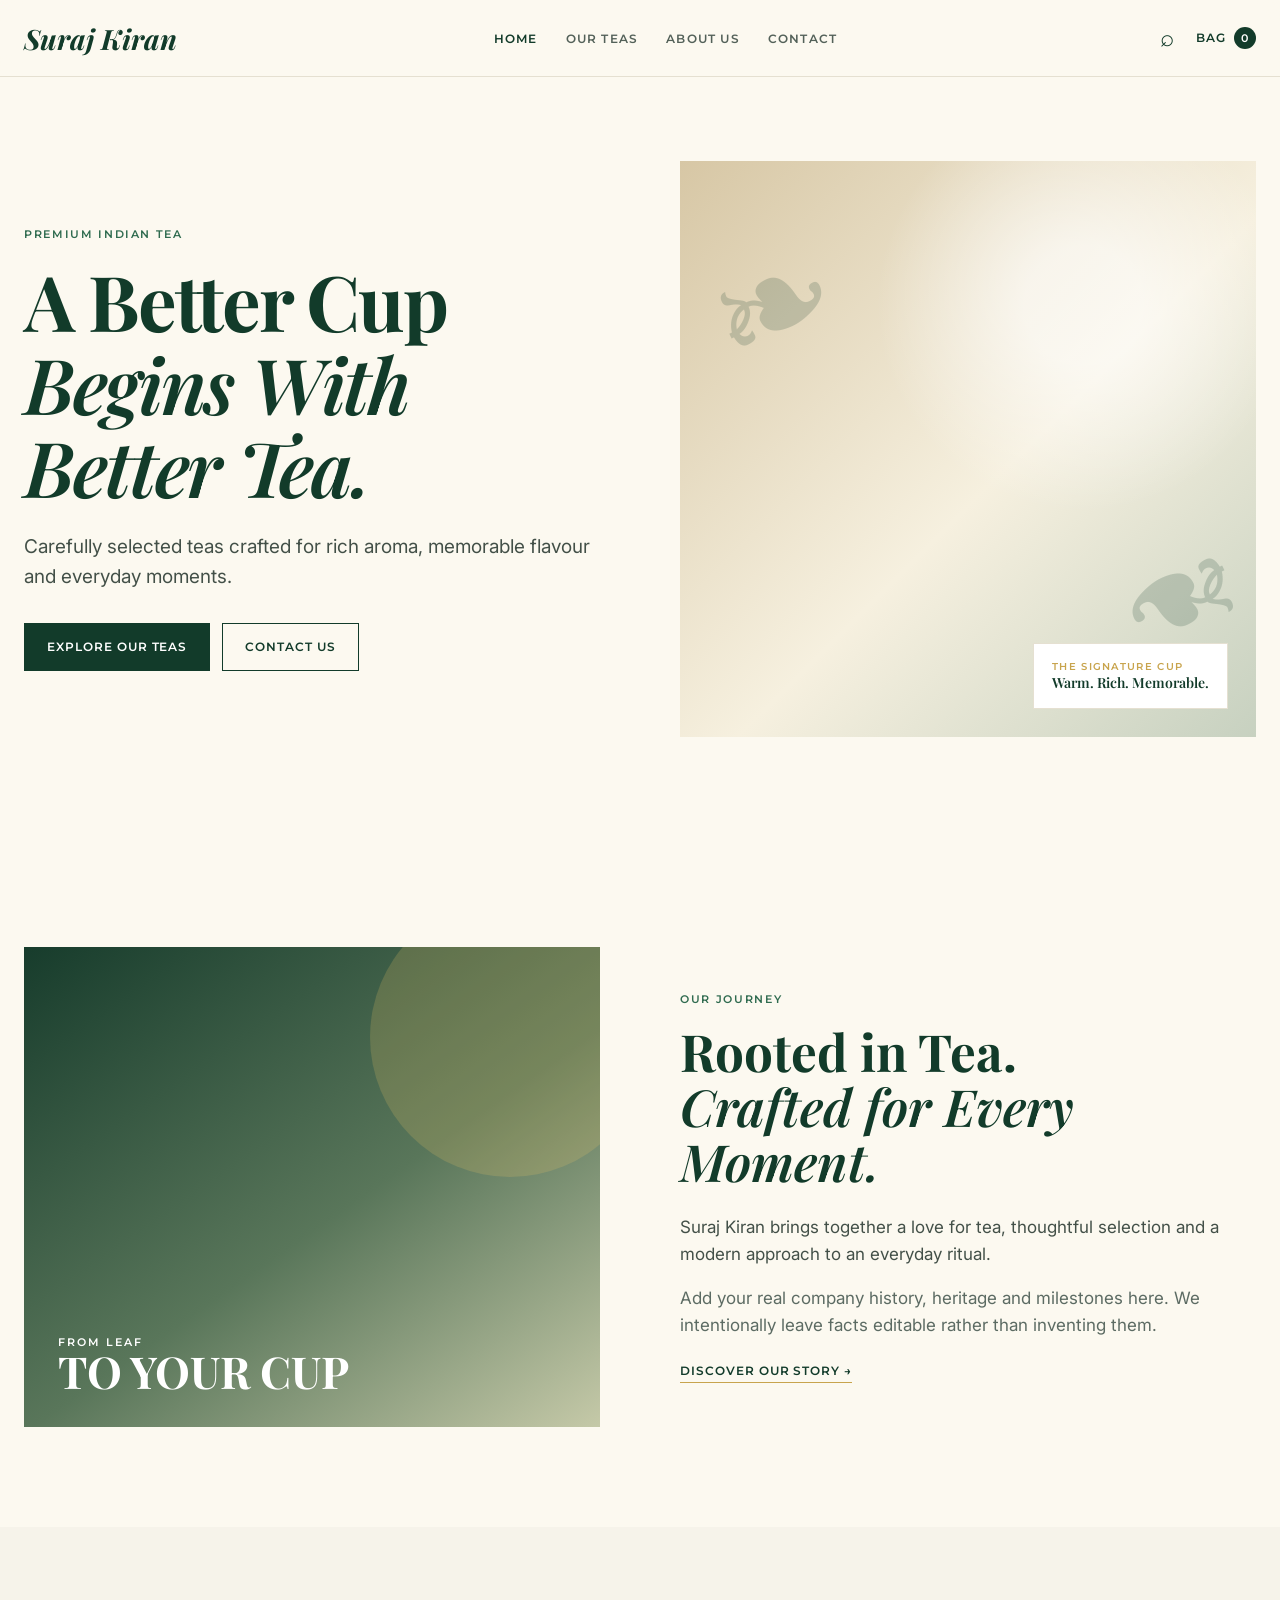
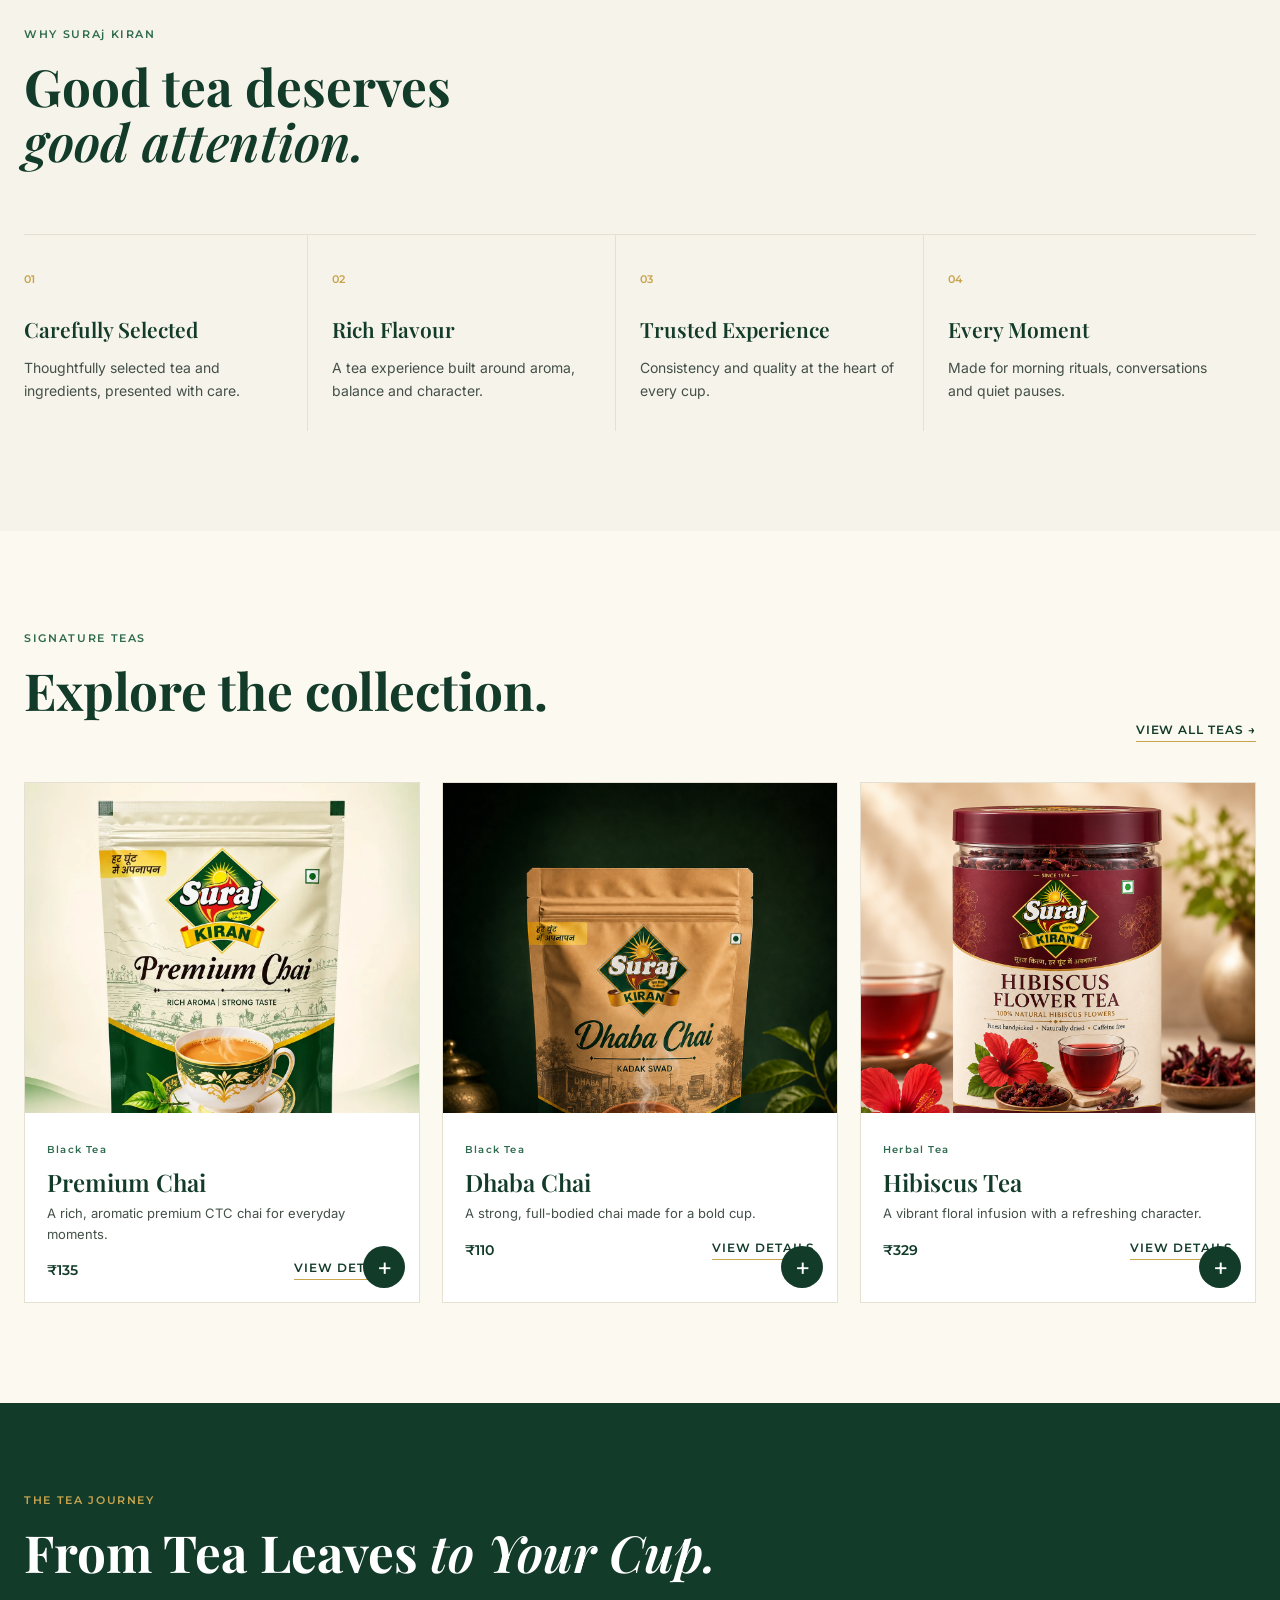
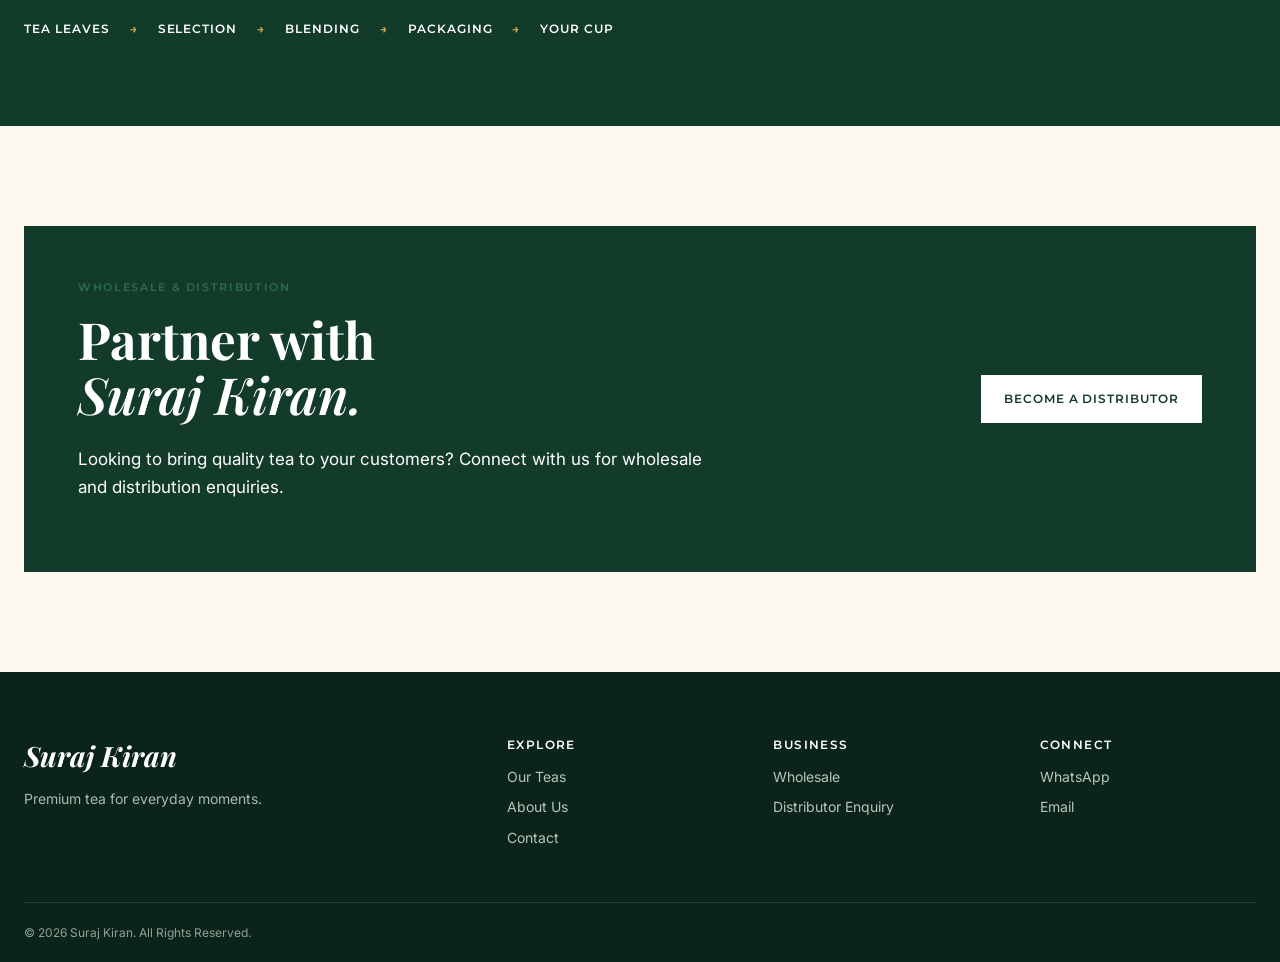
<file: index.html>
<!doctype html>
<html lang="en">
<head>
  <meta charset="utf-8">
  <meta name="viewport" content="width=device-width,initial-scale=1">
  <meta name="description" content="Suraj Kiran — premium Indian tea crafted for rich aroma and memorable flavour.">
  <title>Suraj Kiran | Premium Indian Tea</title>
  <link rel="preconnect" href="https://fonts.googleapis.com">
  <link rel="preconnect" href="https://fonts.gstatic.com" crossorigin>
  <link href="https://fonts.googleapis.com/css2?family=Inter:wght@400;500;600&family=Montserrat:wght@500;600;700&family=Playfair+Display:ital,wght@0,600;0,700;1,700&display=swap" rel="stylesheet">
  <link rel="stylesheet" href="styles.css">
</head>
<body data-page="home">
<header class="site-header">
  <div class="container nav">
    <button class="icon-btn mobile-only" id="menuBtn" aria-label="Open menu">☰</button>
    <a class="brand" href="index.html">Suraj Kiran</a>
    <nav id="mainNav">
      <a class="active" href="index.html">Home</a>
      <a href="products.html">Our Teas</a>
      <a href="about.html">About Us</a>
      <a href="contact.html">Contact</a>
    </nav>
    <div class="nav-actions">
      <button class="icon-btn" id="searchBtn" aria-label="Search">⌕</button>
      <a class="cart-link" href="cart.html" aria-label="Shopping bag">Bag <span id="cartCount">0</span></a>
    </div>
  </div>
</header>

<main>
<section class="hero">
  <div class="container hero-grid">
    <div class="hero-copy">
      <span class="eyebrow">PREMIUM INDIAN TEA</span>
      <h1>A Better Cup<br><em>Begins With Better Tea.</em></h1>
      <p>Carefully selected teas crafted for rich aroma, memorable flavour and everyday moments.</p>
      <div class="actions"><a class="btn btn-primary" href="products.html">Explore Our Teas</a><a class="btn btn-ghost" href="contact.html">Contact Us</a></div>
    </div>
    <div class="hero-art">
      <div class="leaf leaf-a">❧</div><div class="leaf leaf-b">❧</div>
      <img class="hero-cup-image" src="cup with green background.jpg" alt="Suraj Kiran tea cup">
      <div class="hero-card"><span>THE SIGNATURE CUP</span><strong>Warm. Rich. Memorable.</strong></div>
    </div>
  </div>
</section>

<section class="section story">
  <div class="container split">
    <div class="art-panel plantation"><span>FROM LEAF</span><strong>TO YOUR CUP</strong></div>
    <div>
      <span class="eyebrow">OUR JOURNEY</span>
      <h2>Rooted in Tea.<br><em>Crafted for Every Moment.</em></h2>
      <p>Suraj Kiran brings together a love for tea, thoughtful selection and a modern approach to an everyday ritual.</p>
      <p class="muted">Add your real company history, heritage and milestones here. We intentionally leave facts editable rather than inventing them.</p>
      <a class="text-link" href="about.html">Discover our story →</a>
    </div>
  </div>
</section>

<section class="section cream">
  <div class="container">
    <div class="section-head"><div><span class="eyebrow">WHY SURAj KIRAN</span><h2>Good tea deserves<br><em>good attention.</em></h2></div></div>
    <div class="feature-grid">
      <article><span class="feature-no">01</span><h3>Carefully Selected</h3><p>Thoughtfully selected tea and ingredients, presented with care.</p></article>
      <article><span class="feature-no">02</span><h3>Rich Flavour</h3><p>A tea experience built around aroma, balance and character.</p></article>
      <article><span class="feature-no">03</span><h3>Trusted Experience</h3><p>Consistency and quality at the heart of every cup.</p></article>
      <article><span class="feature-no">04</span><h3>Every Moment</h3><p>Made for morning rituals, conversations and quiet pauses.</p></article>
    </div>
  </div>
</section>

<section class="section">
  <div class="container">
    <div class="section-head"><div><span class="eyebrow">SIGNATURE TEAS</span><h2>Explore the collection.</h2></div><a class="text-link" href="products.html">View all teas →</a></div>
    <div class="product-grid" id="featuredProducts"></div>
  </div>
</section>

<section class="journey">
  <div class="container">
    <span class="eyebrow gold">THE TEA JOURNEY</span>
    <h2>From Tea Leaves <em>to Your Cup.</em></h2>
    <div class="steps"><span>Tea Leaves</span><b>→</b><span>Selection</span><b>→</b><span>Blending</span><b>→</b><span>Packaging</span><b>→</b><span>Your Cup</span></div>
  </div>
</section>

<section class="section">
  <div class="container distributor">
    <div><span class="eyebrow">WHOLESALE & DISTRIBUTION</span><h2>Partner with<br><em>Suraj Kiran.</em></h2><p>Looking to bring quality tea to your customers? Connect with us for wholesale and distribution enquiries.</p></div>
    <a class="btn btn-light" href="contact.html">Become a Distributor</a>
  </div>
</section>
</main>

<footer class="footer"><div class="container footer-grid"><div><a class="brand brand-light" href="index.html">Suraj Kiran</a><p>Premium tea for everyday moments.</p></div><div><h4>Explore</h4><a href="products.html">Our Teas</a><a href="about.html">About Us</a><a href="contact.html">Contact</a></div><div><h4>Business</h4><a href="contact.html">Wholesale</a><a href="contact.html">Distributor Enquiry</a></div><div><h4>Connect</h4><a href="contact.html">WhatsApp</a><a href="contact.html">Email</a></div></div><div class="container footer-bottom">© 2026 Suraj Kiran. All Rights Reserved.</div></footer>
<script src="app.js"></script>
</body>
</html>
</file>
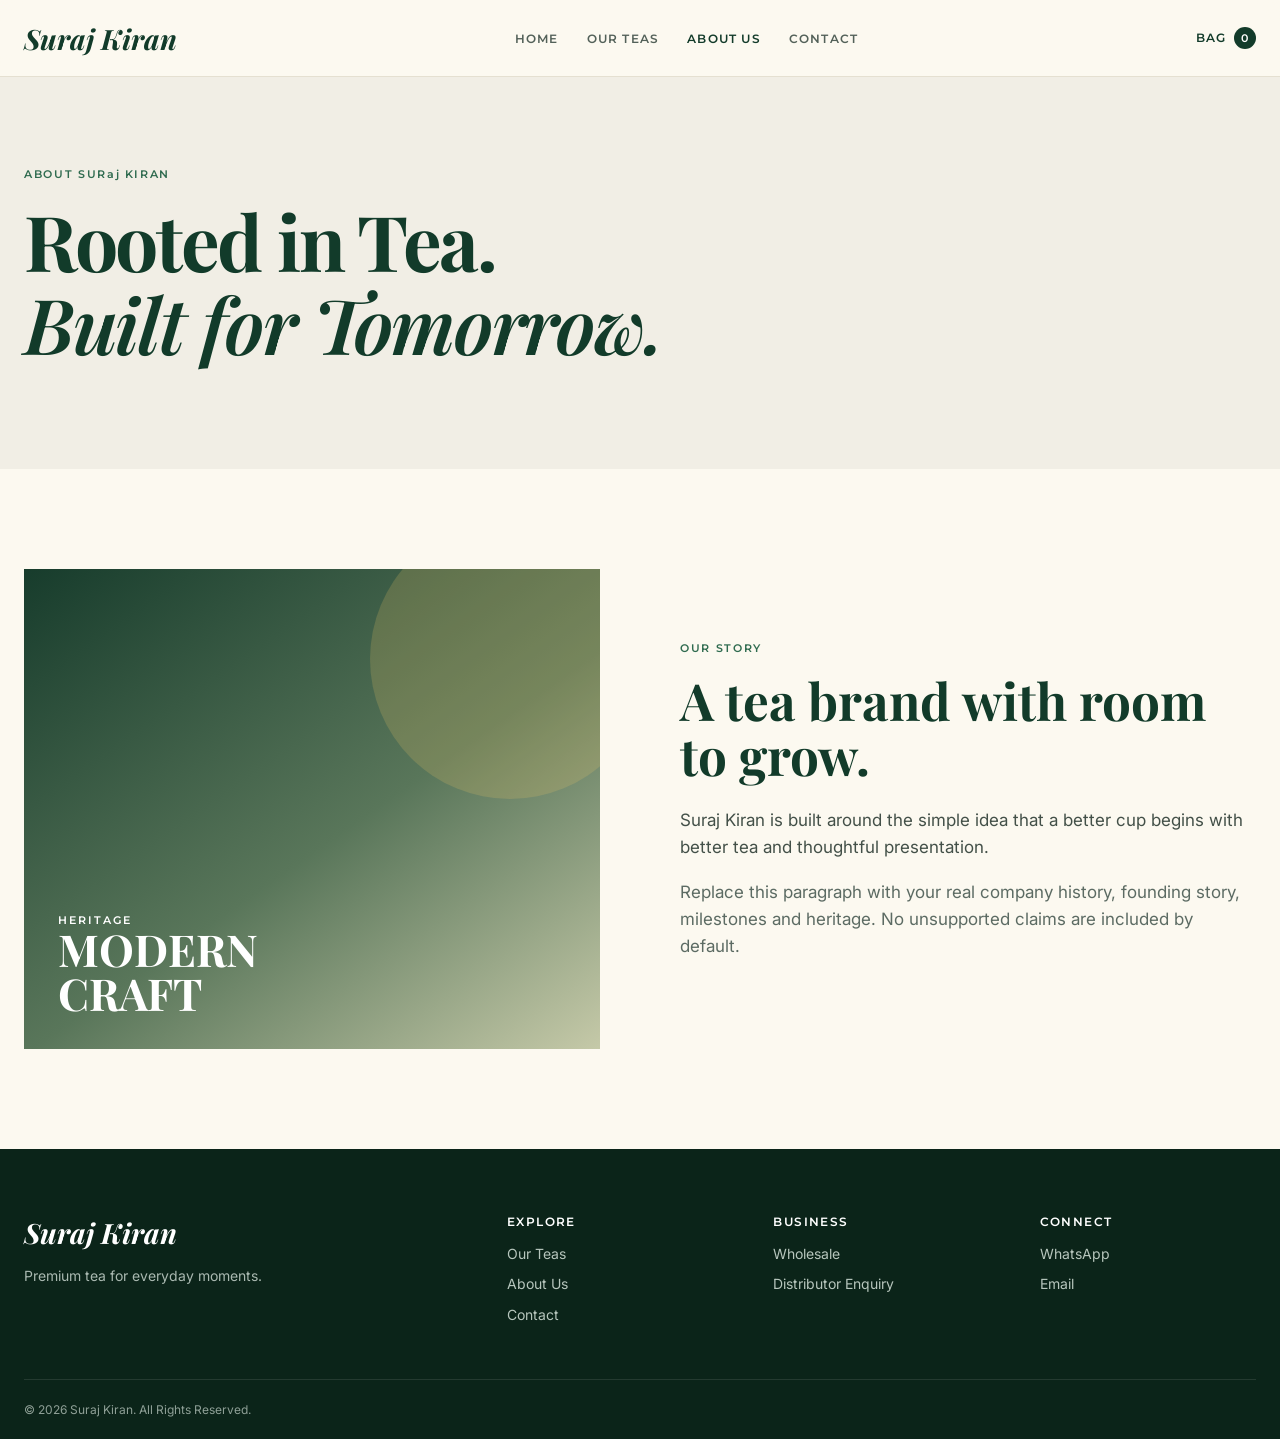
<file: about.html>
<!doctype html><html lang="en"><head><meta charset="utf-8"><meta name="viewport" content="width=device-width,initial-scale=1"><title>About Us | Suraj Kiran</title><link rel="preconnect" href="https://fonts.googleapis.com"><link rel="preconnect" href="https://fonts.gstatic.com" crossorigin><link href="https://fonts.googleapis.com/css2?family=Inter:wght@400;500;600&family=Montserrat:wght@500;600;700&family=Playfair+Display:ital,wght@0,600;0,700;1,700&display=swap" rel="stylesheet"><link rel="stylesheet" href="styles.css"></head><body><header class="site-header"><div class="container nav"><a class="brand" href="index.html">Suraj Kiran</a><nav><a href="index.html">Home</a><a href="products.html">Our Teas</a><a class="active" href="about.html">About Us</a><a href="contact.html">Contact</a></nav><a class="cart-link" href="cart.html">Bag <span id="cartCount">0</span></a></div></header><main><section class="page-hero"><div class="container"><span class="eyebrow">ABOUT SURaj KIRAN</span><h1>Rooted in Tea.<br><em>Built for Tomorrow.</em></h1></div></section><section class="section"><div class="container split"><div class="art-panel plantation"><span>HERITAGE</span><strong>MODERN<br>CRAFT</strong></div><div><span class="eyebrow">OUR STORY</span><h2>A tea brand with room to grow.</h2><p>Suraj Kiran is built around the simple idea that a better cup begins with better tea and thoughtful presentation.</p><p class="muted">Replace this paragraph with your real company history, founding story, milestones and heritage. No unsupported claims are included by default.</p></div></div></section></main><footer class="footer"><div class="container footer-grid"><div><a class="brand brand-light" href="index.html">Suraj Kiran</a><p>Premium tea for everyday moments.</p></div><div><h4>Explore</h4><a href="products.html">Our Teas</a><a href="about.html">About Us</a><a href="contact.html">Contact</a></div><div><h4>Business</h4><a href="contact.html">Wholesale</a><a href="contact.html">Distributor Enquiry</a></div><div><h4>Connect</h4><a href="contact.html">WhatsApp</a><a href="contact.html">Email</a></div></div><div class="container footer-bottom">© 2026 Suraj Kiran. All Rights Reserved.</div></footer><script src="app.js"></script></body></html>
</file>
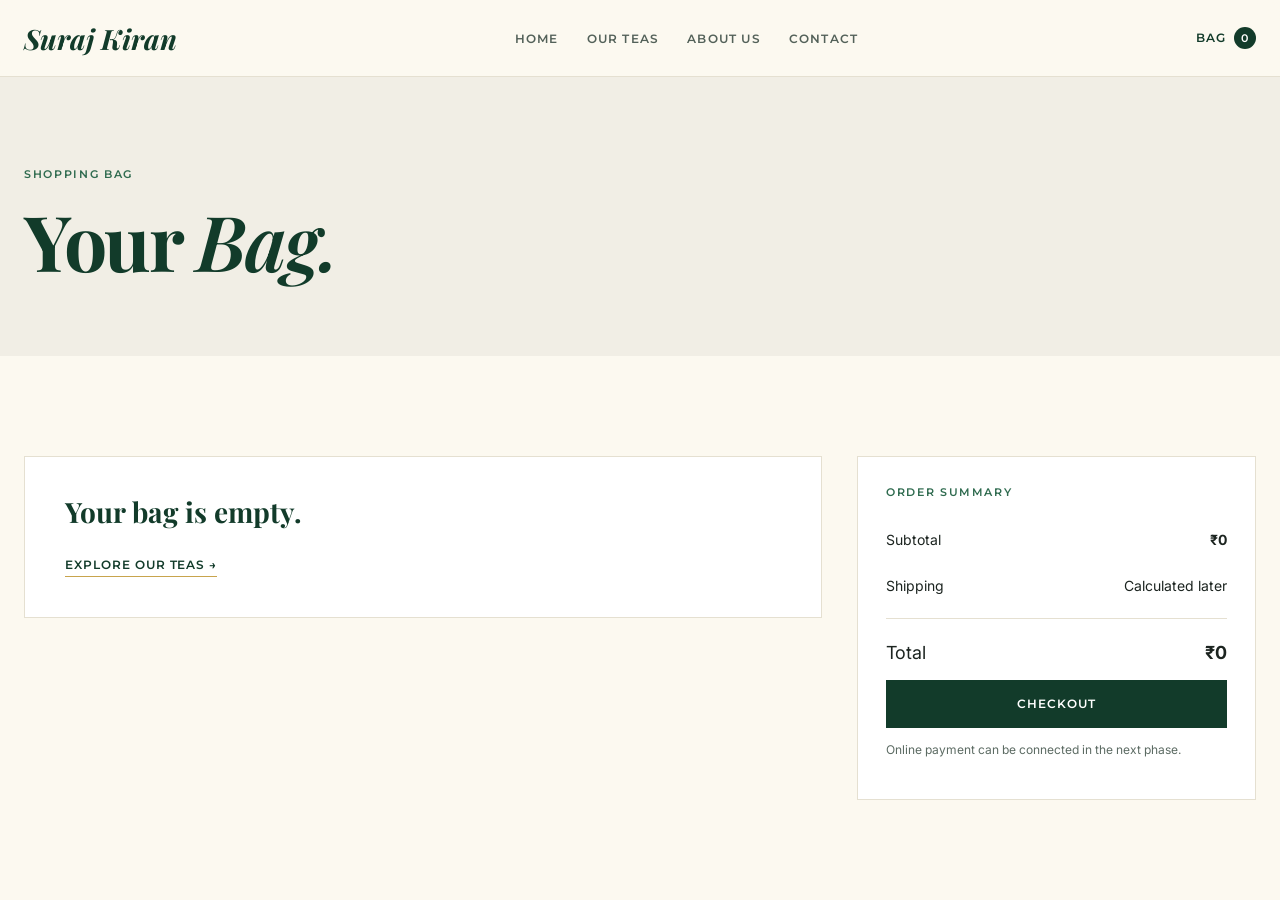
<file: cart.html>
<!doctype html>
<html lang="en"><head><meta charset="utf-8"><meta name="viewport" content="width=device-width,initial-scale=1"><title>Shopping Bag | Suraj Kiran</title><link rel="preconnect" href="https://fonts.googleapis.com"><link rel="preconnect" href="https://fonts.gstatic.com" crossorigin><link href="https://fonts.googleapis.com/css2?family=Inter:wght@400;500;600&family=Montserrat:wght@500;600;700&family=Playfair+Display:ital,wght@0,600;0,700;1,700&display=swap" rel="stylesheet"><link rel="stylesheet" href="styles.css"></head>
<body data-page="cart"><header class="site-header"><div class="container nav"><a class="brand" href="index.html">Suraj Kiran</a><nav><a href="index.html">Home</a><a href="products.html">Our Teas</a><a href="about.html">About Us</a><a href="contact.html">Contact</a></nav><a class="cart-link" href="cart.html">Bag <span id="cartCount">0</span></a></div></header><main><section class="page-hero compact"><div class="container"><span class="eyebrow">SHOPPING BAG</span><h1>Your <em>Bag.</em></h1></div></section><section class="section"><div class="container cart-layout"><div id="cartItems"></div><aside class="summary"><span class="eyebrow">ORDER SUMMARY</span><div class="sum-row"><span>Subtotal</span><strong id="subtotal">₹0</strong></div><div class="sum-row"><span>Shipping</span><span>Calculated later</span></div><hr><div class="sum-row total"><span>Total</span><strong id="total">₹0</strong></div><button class="btn btn-primary full" id="checkoutBtn">Checkout</button><p class="muted small">Online payment can be connected in the next phase.</p></aside></div></section></main><script src="app.js"></script></body></html>
</file>
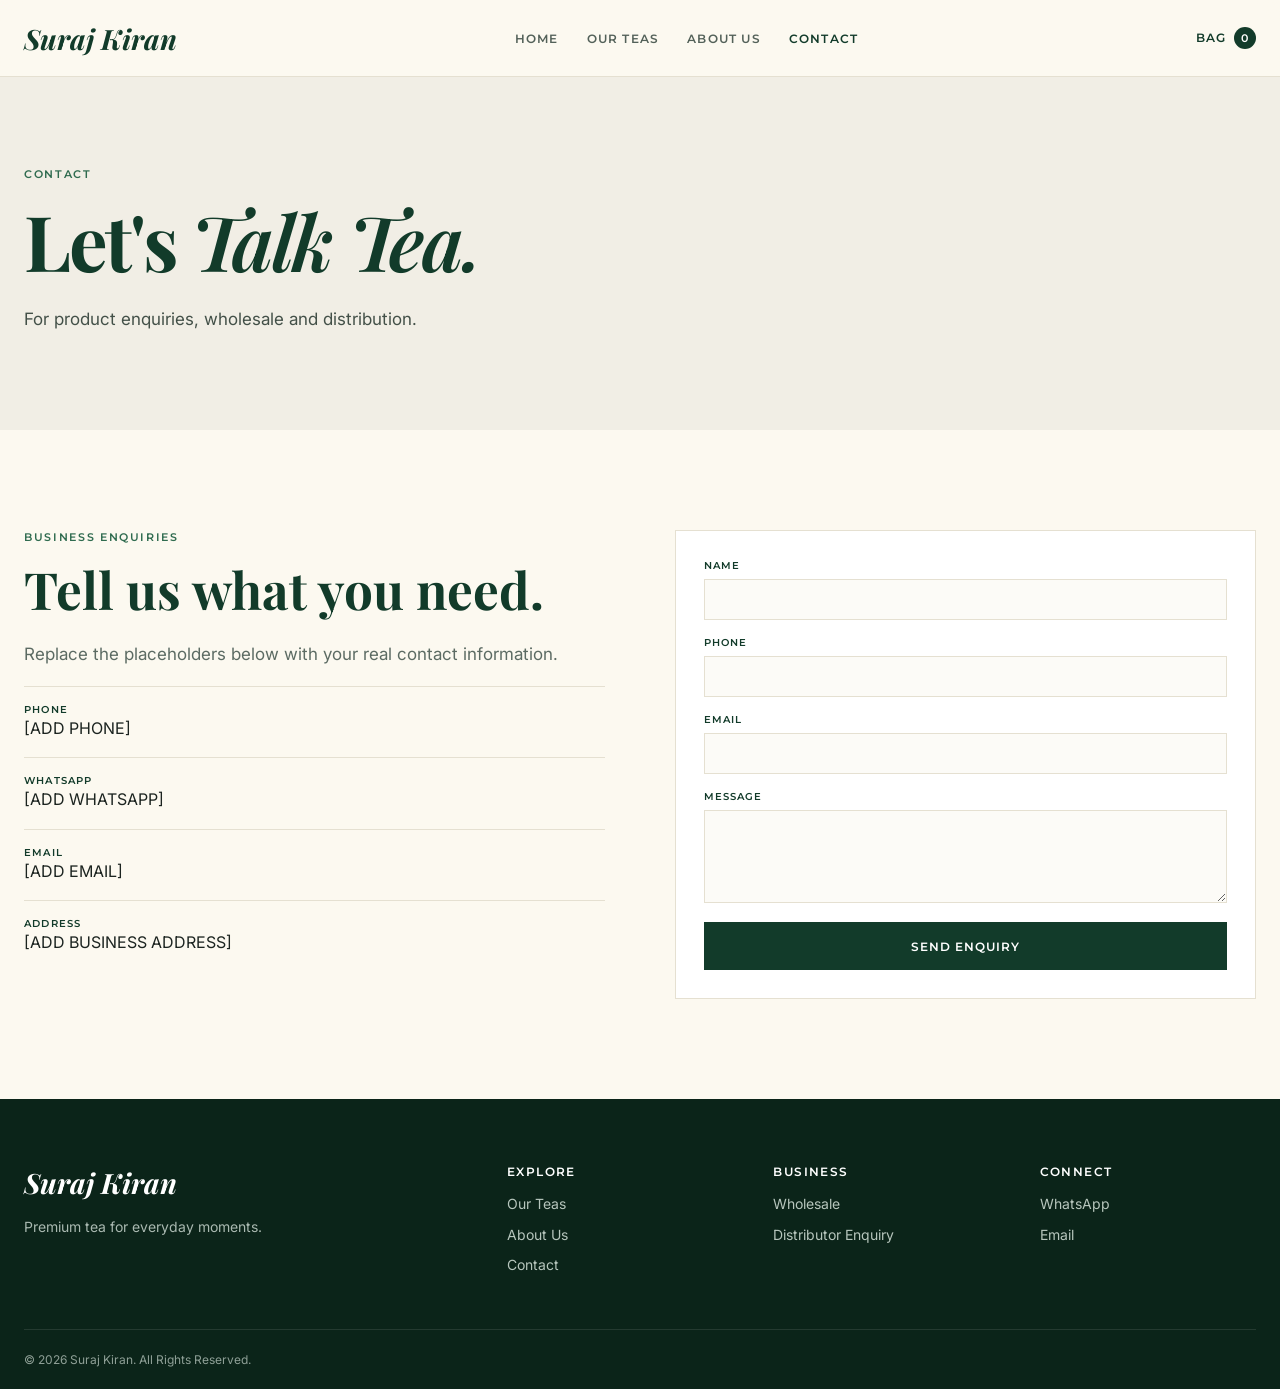
<file: contact.html>
<!doctype html><html lang="en"><head><meta charset="utf-8"><meta name="viewport" content="width=device-width,initial-scale=1"><title>Contact | Suraj Kiran</title><link rel="preconnect" href="https://fonts.googleapis.com"><link rel="preconnect" href="https://fonts.gstatic.com" crossorigin><link href="https://fonts.googleapis.com/css2?family=Inter:wght@400;500;600&family=Montserrat:wght@500;600;700&family=Playfair+Display:ital,wght@0,600;0,700;1,700&display=swap" rel="stylesheet"><link rel="stylesheet" href="styles.css"></head><body><header class="site-header"><div class="container nav"><a class="brand" href="index.html">Suraj Kiran</a><nav><a href="index.html">Home</a><a href="products.html">Our Teas</a><a href="about.html">About Us</a><a class="active" href="contact.html">Contact</a></nav><a class="cart-link" href="cart.html">Bag <span id="cartCount">0</span></a></div></header><main><section class="page-hero"><div class="container"><span class="eyebrow">CONTACT</span><h1>Let's <em>Talk Tea.</em></h1><p>For product enquiries, wholesale and distribution.</p></div></section><section class="section"><div class="container contact-grid"><div><span class="eyebrow">BUSINESS ENQUIRIES</span><h2>Tell us what you need.</h2><p class="muted">Replace the placeholders below with your real contact information.</p><div class="contact-list"><div><strong>Phone</strong><span>[ADD PHONE]</span></div><div><strong>WhatsApp</strong><span>[ADD WHATSAPP]</span></div><div><strong>Email</strong><span>[ADD EMAIL]</span></div><div><strong>Address</strong><span>[ADD BUSINESS ADDRESS]</span></div></div></div><form class="form-card" onsubmit="event.preventDefault(); alert('Thank you. Connect this form to your preferred email/backend service before launch.');"><label>Name<input required></label><label>Phone<input required></label><label>Email<input type="email"></label><label>Message<textarea rows="5" required></textarea></label><button class="btn btn-primary full">Send Enquiry</button></form></div></section></main><footer class="footer"><div class="container footer-grid"><div><a class="brand brand-light" href="index.html">Suraj Kiran</a><p>Premium tea for everyday moments.</p></div><div><h4>Explore</h4><a href="products.html">Our Teas</a><a href="about.html">About Us</a><a href="contact.html">Contact</a></div><div><h4>Business</h4><a href="contact.html">Wholesale</a><a href="contact.html">Distributor Enquiry</a></div><div><h4>Connect</h4><a href="contact.html">WhatsApp</a><a href="contact.html">Email</a></div></div><div class="container footer-bottom">© 2026 Suraj Kiran. All Rights Reserved.</div></footer><script src="app.js"></script></body></html>
</file>
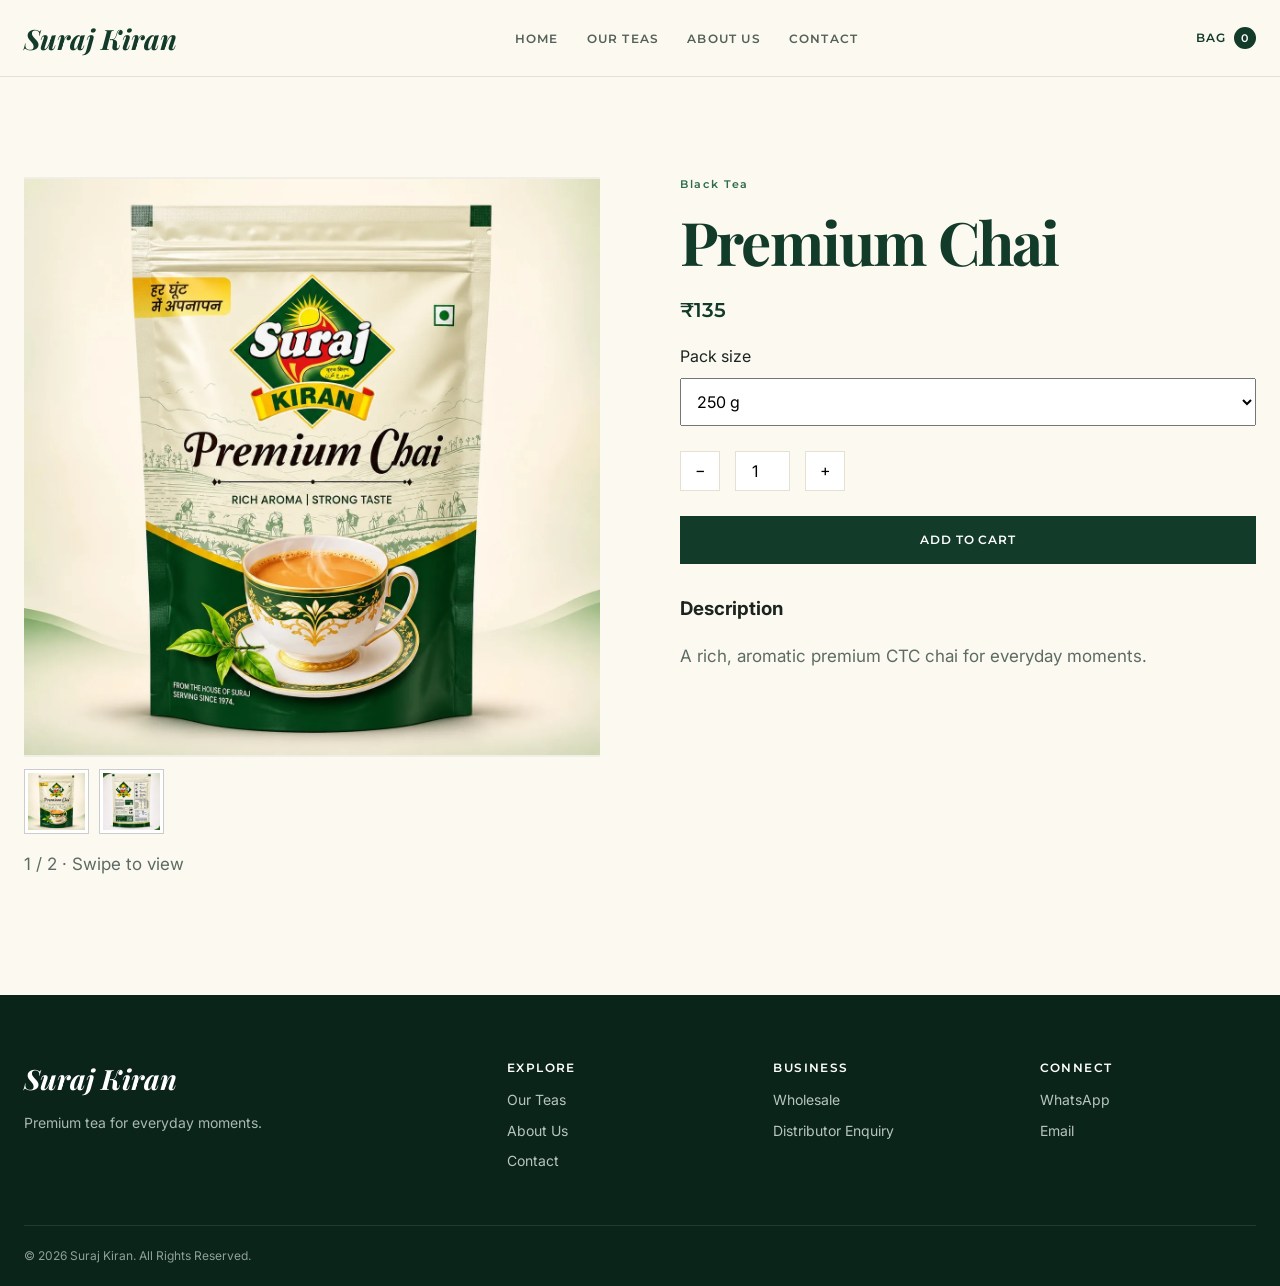
<file: product.html>
<!doctype html>
<html lang="en"><head><meta charset="utf-8"><meta name="viewport" content="width=device-width,initial-scale=1"><title>Product | Suraj Kiran</title><link rel="preconnect" href="https://fonts.googleapis.com"><link rel="preconnect" href="https://fonts.gstatic.com" crossorigin><link href="https://fonts.googleapis.com/css2?family=Inter:wght@400;500;600&family=Montserrat:wght@500;600;700&family=Playfair+Display:ital,wght@0,600;0,700;1,700&display=swap" rel="stylesheet"><link rel="stylesheet" href="styles.css"></head>
<body data-page="product"><header class="site-header"><div class="container nav"><button class="icon-btn mobile-only" id="menuBtn">☰</button><a class="brand" href="index.html">Suraj Kiran</a><nav id="mainNav"><a href="index.html">Home</a><a href="products.html">Our Teas</a><a href="about.html">About Us</a><a href="contact.html">Contact</a></nav><div class="nav-actions"><a class="cart-link" href="cart.html">Bag <span id="cartCount">0</span></a></div></div></header>
<main><section class="section product-detail"><div class="container" id="productDetail"></div></section></main><footer class="footer"><div class="container footer-grid"><div><a class="brand brand-light" href="index.html">Suraj Kiran</a><p>Premium tea for everyday moments.</p></div><div><h4>Explore</h4><a href="products.html">Our Teas</a><a href="about.html">About Us</a><a href="contact.html">Contact</a></div><div><h4>Business</h4><a href="contact.html">Wholesale</a><a href="contact.html">Distributor Enquiry</a></div><div><h4>Connect</h4><a href="contact.html">WhatsApp</a><a href="contact.html">Email</a></div></div><div class="container footer-bottom">© 2026 Suraj Kiran. All Rights Reserved.</div></footer><script src="app.js"></script></body></html>
</file>
<file: styles.css>
:root{--green:#123b2a;--green2:#2f6b4f;--cream:#fcf9f0;--gold:#c8a44d;--ink:#1c2420;--muted:#5c6b63;--line:#e5e0d1;--white:#fff;--max:1280px}
*{box-sizing:border-box}html{scroll-behavior:smooth}body{margin:0;background:var(--cream);color:var(--ink);font-family:Inter,system-ui,sans-serif;line-height:1.6}a{color:inherit;text-decoration:none}button,input,textarea,select{font:inherit}button{cursor:pointer}.container{width:min(var(--max),calc(100% - 48px));margin:auto}.site-header{position:sticky;top:0;z-index:20;background:rgba(252,249,240,.94);backdrop-filter:blur(12px);border-bottom:1px solid var(--line)}.nav{height:76px;display:flex;align-items:center;gap:36px}.brand{font:italic 700 28px "Playfair Display",serif;color:var(--green);white-space:nowrap}.brand-light{color:#fff}.nav nav{display:flex;gap:28px;margin:auto}.nav nav a{font:600 12px Montserrat,sans-serif;letter-spacing:.1em;text-transform:uppercase;color:#536159}.nav nav a.active,.nav nav a:hover{color:var(--green)}.nav-actions{display:flex;align-items:center;gap:16px}.icon-btn{border:0;background:transparent;color:var(--green);font-size:24px}.cart-link{font:600 12px Montserrat,sans-serif;letter-spacing:.08em;text-transform:uppercase;color:var(--green)}.cart-link span{display:inline-grid;place-items:center;background:var(--green);color:#fff;border-radius:50%;min-width:22px;height:22px;margin-left:4px;font-size:11px}.mobile-only{display:none}.hero{padding:84px 0 110px;background:var(--cream)}.hero-grid{display:grid;grid-template-columns:1fr 1fr;align-items:center;gap:80px}.eyebrow{display:block;font:600 11px Montserrat,sans-serif;letter-spacing:.15em;color:var(--green2);margin-bottom:18px}.gold{color:var(--gold)}h1,h2{font-family:"Playfair Display",serif;line-height:1.08;color:var(--green);margin:0 0 24px}h1{font-size:clamp(46px,6vw,82px);letter-spacing:-.03em}h2{font-size:clamp(34px,4vw,54px)}h1 em,h2 em{font-weight:600}p{font-size:17px;color:#435048;max-width:650px}.hero-copy p{font-size:19px}.actions{display:flex;gap:12px;flex-wrap:wrap;margin-top:30px}.btn{display:inline-flex;justify-content:center;align-items:center;border:1px solid transparent;padding:14px 22px;min-height:48px;font:600 12px Montserrat,sans-serif;letter-spacing:.08em;text-transform:uppercase}.btn-primary{background:var(--green);color:#fff}.btn-primary:hover{background:#0b2d20}.btn-ghost{border-color:var(--green);color:var(--green)}.btn-light{background:#fff;color:var(--green)}.full{width:100%}.hero-art{min-height:500px;position:relative;background:#e9e2d1;overflow:hidden;display:grid;place-items:center}.hero-art:before{content:"";position:absolute;inset:0;background:radial-gradient(circle at 70% 25%,#fff9 0 10%,transparent 35%),linear-gradient(135deg,#d7c7a5,#f6f0df 55%,#c7d1c0)}.tea-cup{position:relative;width:245px;height:145px;background:#fff;border-radius:0 0 120px 120px;border:8px solid #eee8d9;box-shadow:0 25px 50px #233b2a22;z-index:2}.tea-cup:before{content:"";position:absolute;left:8px;right:8px;top:-18px;height:40px;border-radius:50%;background:#9b6a3a;border:8px solid #eee8d9}.cup-tea{position:absolute;left:28px;right:28px;top:-5px;height:28px;border-radius:50%;background:#6e4629;z-index:3}.cup-handle{position:absolute;right:-55px;top:20px;width:75px;height:70px;border:14px solid #eee8d9;border-left:0;border-radius:0 50% 50% 0}.leaf{position:absolute;color:var(--green);font-size:150px;opacity:.18;z-index:1}.leaf-a{left:5%;top:4%;transform:rotate(-25deg)}.leaf-b{right:2%;bottom:3%;transform:rotate(155deg)}.hero-card{position:absolute;right:28px;bottom:28px;background:#fff;padding:16px 18px;z-index:4;border:1px solid var(--line);display:flex;flex-direction:column}.hero-card span{font:600 10px Montserrat;letter-spacing:.13em;color:var(--gold)}.hero-card strong{font:600 14px "Playfair Display";color:var(--green)}.section{padding:100px 0}.cream{background:#f6f3ea}.split{display:grid;grid-template-columns:1fr 1fr;gap:80px;align-items:center}.art-panel{min-height:480px;background:linear-gradient(145deg,#173c2c,#59765a 55%,#c5c9a8);color:#fff;display:flex;flex-direction:column;justify-content:end;padding:34px;position:relative;overflow:hidden}.art-panel:before{content:"";position:absolute;width:280px;height:280px;border-radius:50%;background:#e8c26733;right:-50px;top:-50px}.art-panel span,.art-panel strong{position:relative}.art-panel span{font:600 11px Montserrat;letter-spacing:.18em}.art-panel strong{font:700 44px "Playfair Display";line-height:1}.section-head{display:flex;justify-content:space-between;align-items:end;margin-bottom:40px}.text-link{font:600 12px Montserrat;color:var(--green);letter-spacing:.08em;text-transform:uppercase;border-bottom:1px solid var(--gold);padding-bottom:4px}.feature-grid{display:grid;grid-template-columns:repeat(4,1fr);border-top:1px solid var(--line)}.feature-grid article{padding:30px 24px 15px 0;border-right:1px solid var(--line);margin-right:24px}.feature-grid article:last-child{border:0}.feature-no{color:var(--gold);font:600 11px Montserrat}.feature-grid h3{font:600 21px "Playfair Display";color:var(--green);margin:25px 0 10px}.feature-grid p{font-size:14px}.product-grid{display:grid;grid-template-columns:repeat(3,1fr);gap:22px}.product-card{background:#fff;border:1px solid var(--line);position:relative}.product-media{height:330px;background:linear-gradient(145deg,#e8e1d1,#f8f5ec);display:grid;place-items:center;position:relative;overflow:hidden}.product-media img{width:100%;height:100%;object-fit:cover}.product-pack{width:130px;height:190px;background:var(--green);color:#fff;display:flex;flex-direction:column;justify-content:center;align-items:center;text-align:center;box-shadow:20px 24px 30px #1c242033}.product-pack small{font:600 8px Montserrat;letter-spacing:.15em}.product-pack strong{font:700 22px "Playfair Display";margin:10px 0}.quick-add{position:absolute;right:14px;bottom:14px;width:42px;height:42px;border-radius:50%;border:0;background:var(--green);color:#fff;font-size:24px}.product-body{padding:22px}.product-cat{font:600 10px Montserrat;letter-spacing:.12em;color:var(--green2)}.product-name{font:600 24px "Playfair Display";color:var(--green);margin:5px 0}.product-desc{font-size:13px;margin:0 0 16px}.product-meta{display:flex;justify-content:space-between;align-items:center}.price{font:600 14px Montserrat;color:var(--green)}.journey{background:var(--green);color:#fff;padding:90px 0}.journey h2{color:#fff}.steps{display:flex;gap:20px;align-items:center;flex-wrap:wrap;margin-top:40px;font:600 12px Montserrat;letter-spacing:.08em;text-transform:uppercase}.steps b{color:var(--gold)}.distributor{background:var(--green);color:#fff;padding:54px;display:flex;justify-content:space-between;align-items:center;gap:40px}.distributor h2,.distributor p{color:#fff}.footer{background:#0b2419;color:#dce7df;padding:65px 0 20px}.footer-grid{display:grid;grid-template-columns:2fr 1fr 1fr 1fr;gap:50px}.footer h4{color:#fff;margin:0 0 14px;font:600 12px Montserrat;letter-spacing:.12em;text-transform:uppercase}.footer-grid a:not(.brand){display:block;color:#b7c6bd;margin:8px 0;font-size:14px}.footer-grid p{color:#aab9b1;font-size:14px}.footer-bottom{border-top:1px solid #ffffff1a;margin-top:45px;padding-top:20px;color:#8fa097;font-size:12px}.page-hero{padding:90px 0 80px;background:#f1eee5}.page-hero.compact{padding-bottom:50px}.catalog-tools{display:flex;gap:15px;align-items:center;justify-content:space-between;margin-bottom:35px;flex-wrap:wrap}.catalog-tools input{flex:1;min-width:230px;padding:15px 18px;border:1px solid var(--line);background:#fff;outline:none}.filters{display:flex;gap:8px;flex-wrap:wrap}.filter{border:1px solid var(--line);background:transparent;padding:11px 14px;font:600 10px Montserrat;letter-spacing:.08em;text-transform:uppercase;color:var(--green)}.filter.active{background:var(--green);color:#fff}.product-detail{min-height:70vh}.detail-grid{display:grid;grid-template-columns:1fr 1fr;gap:80px;align-items:start}.detail-image{min-height:580px;background:#f1eee5;display:grid;place-items:center}.detail-copy h1{font-size:60px}.detail-copy .price{font-size:20px}.quantity{display:flex;align-items:center;gap:15px;margin:25px 0}.quantity button{width:40px;height:40px;border:1px solid var(--line);background:#fff}.quantity input{width:55px;text-align:center;border:1px solid var(--line);height:40px}.cart-layout{display:grid;grid-template-columns:1.6fr .8fr;gap:35px}.cart-item{background:#fff;border:1px solid var(--line);padding:18px;display:grid;grid-template-columns:90px 1fr auto;gap:18px;align-items:center;margin-bottom:12px}.thumb{width:90px;height:100px;background:#e9e2d1;display:grid;place-items:center}.thumb .product-pack{transform:scale(.45)}.summary{background:#fff;border:1px solid var(--line);padding:28px;height:max-content;position:sticky;top:100px}.sum-row{display:flex;justify-content:space-between;padding:12px 0;font-size:14px}.sum-row.total{font-size:18px}.summary hr{border:0;border-top:1px solid var(--line)}.small{font-size:12px}.contact-grid{display:grid;grid-template-columns:1fr 1fr;gap:70px}.contact-list>div{display:flex;flex-direction:column;border-top:1px solid var(--line);padding:16px 0}.contact-list strong{font:600 10px Montserrat;letter-spacing:.12em;text-transform:uppercase;color:var(--green)}.form-card{background:#fff;border:1px solid var(--line);padding:28px}.form-card label{display:block;font:600 10px Montserrat;letter-spacing:.1em;text-transform:uppercase;color:var(--green);margin-bottom:16px}.form-card input,.form-card textarea,.form-card select{width:100%;border:1px solid var(--line);padding:13px;margin-top:7px;background:#fcfbf7;outline:none}.admin-body{background:#f1eee5}.admin-shell{min-height:100vh;display:grid;grid-template-columns:230px 1fr}.admin-side{background:var(--green);color:#fff;padding:30px 22px;display:flex;flex-direction:column;gap:8px}.admin-side .brand{color:#fff;margin-bottom:20px}.admin-side button,.admin-side>a{border:0;background:transparent;color:#cfe0d6;text-align:left;padding:12px;font-size:14px}.admin-side .side-active{background:#ffffff14;color:#fff}.admin-main{padding:45px}.admin-top{display:flex;justify-content:space-between;align-items:end;margin-bottom:25px}.admin-top h1{font-size:52px}.admin-note{background:#fff8dc;border:1px solid #e8c267;padding:16px;margin-bottom:25px;display:flex;gap:12px;flex-direction:column}.admin-grid{display:grid;grid-template-columns:1.4fr .8fr;gap:25px}.panel{background:#fff;border:1px solid var(--line);padding:25px}.panel h2{font-size:28px}.admin-row{display:flex;justify-content:space-between;align-items:center;border-top:1px solid var(--line);padding:16px 0;gap:15px}.admin-row-info{display:flex;gap:12px;align-items:center}.admin-row .mini{width:50px;height:60px;background:#e9e2d1;display:grid;place-items:center}.admin-actions{display:flex;gap:6px}.admin-actions button{border:1px solid var(--line);background:#fff;padding:8px 10px;font-size:12px}.muted{color:var(--muted)}@media(max-width:900px){.nav{height:68px;justify-content:space-between}.mobile-only{display:block}.nav nav{display:none}.nav nav.open{position:absolute;top:68px;left:0;right:0;background:var(--cream);display:flex;flex-direction:column;padding:20px 24px;border-bottom:1px solid var(--line);gap:14px}.hero{padding:55px 0 70px}.hero-grid,.split,.detail-grid,.cart-layout,.contact-grid,.admin-grid{grid-template-columns:1fr;gap:35px}.hero-art{min-height:390px}.feature-grid{grid-template-columns:1fr 1fr}.product-grid{grid-template-columns:1fr 1fr}.footer-grid{grid-template-columns:1fr 1fr}.distributor{padding:35px;flex-direction:column;align-items:flex-start}.admin-shell{grid-template-columns:1fr}.admin-side{display:none}.admin-main{padding:25px}.detail-copy h1{font-size:45px}}@media(max-width:560px){.container{width:min(100% - 32px,var(--max))}.brand{font-size:24px}.nav-actions{gap:8px}.hero-grid{gap:25px}.hero-art{min-height:330px}.hero-card{right:12px;bottom:12px}.section{padding:70px 0}.feature-grid,.product-grid,.footer-grid{grid-template-columns:1fr}.product-media{height:300px}.steps{gap:10px}.distributor{padding:28px 22px}.cart-item{grid-template-columns:62px 1fr}.cart-item>.cart-price{grid-column:2}.thumb{width:62px;height:75px}.admin-top{align-items:flex-start;flex-direction:column}.admin-top h1{font-size:42px}}
.hero-cup-image{
  width:100%;
  height:100%;
  object-fit:cover;
  display:block;
}


@media (max-width:560px) {
   .product-grid {
  display: grid;
  grid-template-columns: repeat(2, minmax(0, 1fr));
  gap: 12px;
}

  .product-media {
    height: 190px;
  }

  .product-body {
    padding: 12px;
  }

  .product-name {
    font-size: 17px;
  }

  .product-desc {
    font-size: 11px;
    line-height: 1.4;
  }

  .product-meta {
    flex-wrap: wrap;
    gap: 8px;
  }

  .quick-add {
    width: 34px;
    height: 34px;
    font-size: 21px;
  }
}
</file>
